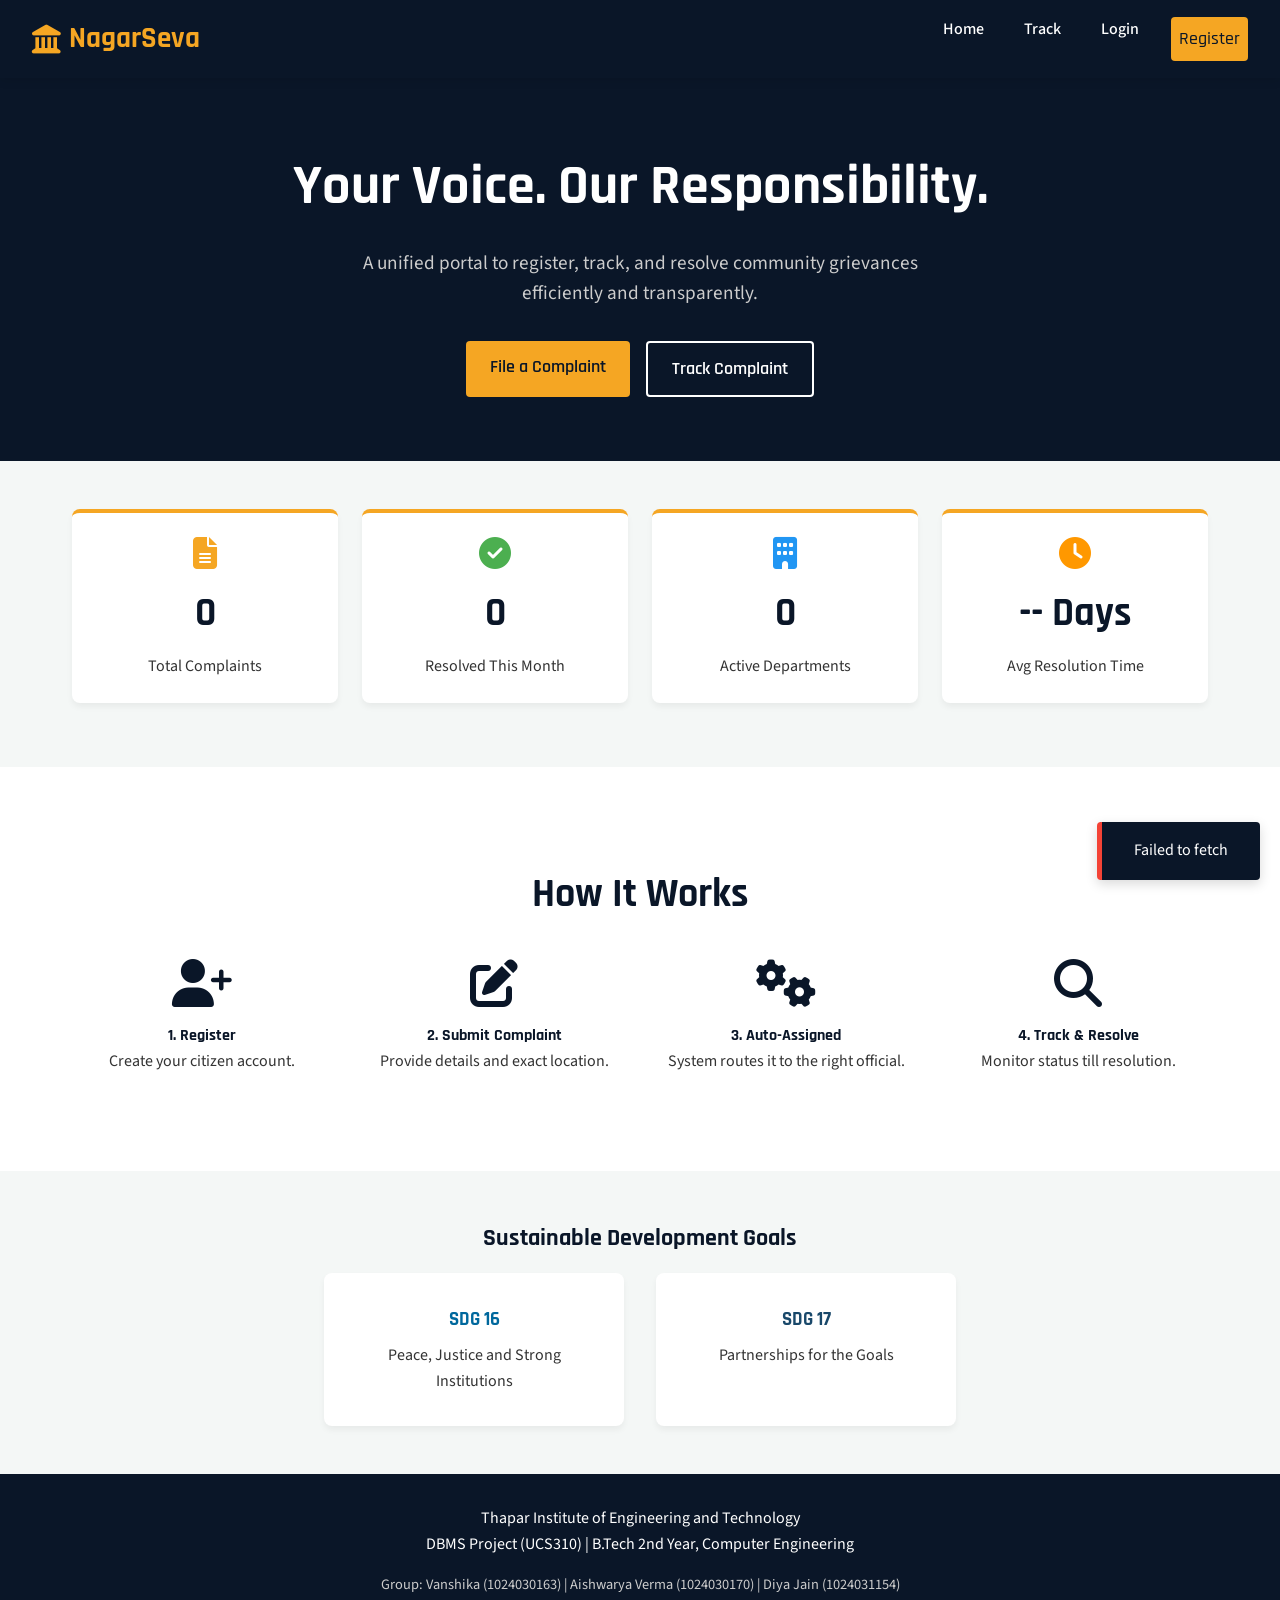
<file: frontend/index.html>
<!DOCTYPE html>
<html lang="en">
<head>
    <meta charset="UTF-8">
    <meta name="viewport" content="width=device-width, initial-scale=1.0">
    <title>NagarSeva - Grievance Portal</title>
    <link href="https://fonts.googleapis.com/css2?family=Rajdhani:wght@500;600;700&family=Source+Sans+3:wght@400;500;600&display=swap" rel="stylesheet">
    <link rel="stylesheet" href="https://cdnjs.cloudflare.com/ajax/libs/font-awesome/6.4.0/css/all.min.css">
    <link rel="stylesheet" href="css/style.css">
</head>
<body>
    <nav class="navbar">
        <a href="index.html" class="nav-brand">
            <i class="fas fa-landmark"></i> NagarSeva
        </a>
        <div class="hamburger"><i class="fas fa-bars"></i></div>
        <ul class="nav-links">
            <!-- Populated by JS -->
        </ul>
    </nav>

    <header style="background: var(--primary-color); color: white; padding: 4rem 2rem; text-align: center;">
        <h1 style="font-size: 3.5rem; margin-bottom: 1rem; color: var(--white)">Your Voice. Our Responsibility.</h1>
        <p style="font-size: 1.2rem; max-width: 600px; margin: 0 auto 2rem; color: #ccc;">
            A unified portal to register, track, and resolve community grievances efficiently and transparently.
        </p>
        <div style="display: flex; gap: 1rem; justify-content: center;">
            <a href="register.html" class="btn btn-primary">File a Complaint</a>
            <a href="track_complaint.html" class="btn btn-outline" style="color: white; border-color: white;">Track Complaint</a>
        </div>
    </header>

    <section class="container" style="padding-top: 3rem;">
        <div class="dashboard-stats" id="public-stats">
            <div class="card stat-card">
                <i class="fas fa-file-alt" style="font-size: 2rem; color: var(--accent-color)"></i>
                <h3 class="counter" data-target="0" id="total-complaints">0</h3>
                <p>Total Complaints</p>
            </div>
            <div class="card stat-card">
                <i class="fas fa-check-circle" style="font-size: 2rem; color: var(--status-resolved)"></i>
                <h3 class="counter" data-target="0" id="resolved-complaints">0</h3>
                <p>Resolved This Month</p>
            </div>
            <div class="card stat-card">
                <i class="fas fa-building" style="font-size: 2rem; color: var(--status-assigned)"></i>
                <h3 class="counter" data-target="0" id="active-depts">0</h3>
                <p>Active Departments</p>
            </div>
            <div class="card stat-card">
                <i class="fas fa-clock" style="font-size: 2rem; color: var(--status-in-progress)"></i>
                <h3><span id="avg-time">--</span> Days</h3>
                <p>Avg Resolution Time</p>
            </div>
        </div>
    </section>

    <section style="background: white; padding: 4rem 2rem;">
        <div class="container" style="text-align: center;">
            <h2 style="font-size: 2.5rem; margin-bottom: 2rem;">How It Works</h2>
            <div style="display: grid; grid-template-columns: repeat(auto-fit, minmax(200px, 1fr)); gap: 2rem;">
                <div>
                    <i class="fas fa-user-plus" style="font-size: 3rem; color: var(--primary-color); margin-bottom: 1rem;"></i>
                    <h4>1. Register</h4>
                    <p>Create your citizen account.</p>
                </div>
                <div>
                    <i class="fas fa-edit" style="font-size: 3rem; color: var(--primary-color); margin-bottom: 1rem;"></i>
                    <h4>2. Submit Complaint</h4>
                    <p>Provide details and exact location.</p>
                </div>
                <div>
                    <i class="fas fa-cogs" style="font-size: 3rem; color: var(--primary-color); margin-bottom: 1rem;"></i>
                    <h4>3. Auto-Assigned</h4>
                    <p>System routes it to the right official.</p>
                </div>
                <div>
                    <i class="fas fa-search" style="font-size: 3rem; color: var(--primary-color); margin-bottom: 1rem;"></i>
                    <h4>4. Track & Resolve</h4>
                    <p>Monitor status till resolution.</p>
                </div>
            </div>
        </div>
    </section>

    <section class="container" style="text-align: center; padding: 3rem 2rem;">
        <h2 style="margin-bottom: 1rem;">Sustainable Development Goals</h2>
        <div style="display: flex; justify-content: center; gap: 2rem; flex-wrap: wrap;">
            <div class="card" style="width: 300px;">
                <h3 style="color: #00689D; margin-bottom: 0.5rem;">SDG 16</h3>
                <p>Peace, Justice and Strong Institutions</p>
            </div>
            <div class="card" style="width: 300px;">
                <h3 style="color: #19486A; margin-bottom: 0.5rem;">SDG 17</h3>
                <p>Partnerships for the Goals</p>
            </div>
        </div>
    </section>

    <footer style="background: var(--primary-color); color: white; text-align: center; padding: 2rem;">
        <p>Thapar Institute of Engineering and Technology</p>
        <p>DBMS Project (UCS310) | B.Tech 2nd Year, Computer Engineering</p>
        <p style="margin-top: 1rem; font-size: 0.9rem; color: #ccc;">Group: Vanshika (1024030163) | Aishwarya Verma (1024030170) | Diya Jain (1024031154)</p>
    </footer>

    <script src="js/api.js"></script>
    <script src="js/main.js"></script>
    <script>
        document.addEventListener('DOMContentLoaded', async () => {
            try {
                // Fetch stats for homepage
                const statusData = await apiFetch('/analytics/complaints-by-status');
                let total = 0;
                let resolved = 0;
                
                statusData.forEach(item => {
                    total += item.COUNT;
                    if (item.STATUS === 'Resolved' || item.STATUS === 'Closed') {
                        resolved += item.COUNT;
                    }
                });
                
                document.getElementById('total-complaints').setAttribute('data-target', total);
                document.getElementById('resolved-complaints').setAttribute('data-target', resolved);

                const deptData = await apiFetch('/departments');
                document.getElementById('active-depts').setAttribute('data-target', deptData.length);
                
                // Get avg time for first dept just for display or calculate global average
                let avgTime = 0;
                if(deptData.length > 0) {
                    const stats = await apiFetch(`/departments/${deptData[0].DEPT_ID}/stats`);
                    avgTime = stats.avg_resolution_days || 0;
                }
                document.getElementById('avg-time').innerText = avgTime;
                
                animateCounters();
            } catch (e) {
                console.error("Could not fetch stats", e);
            }
        });
    </script>
</body>
</html>
</file>
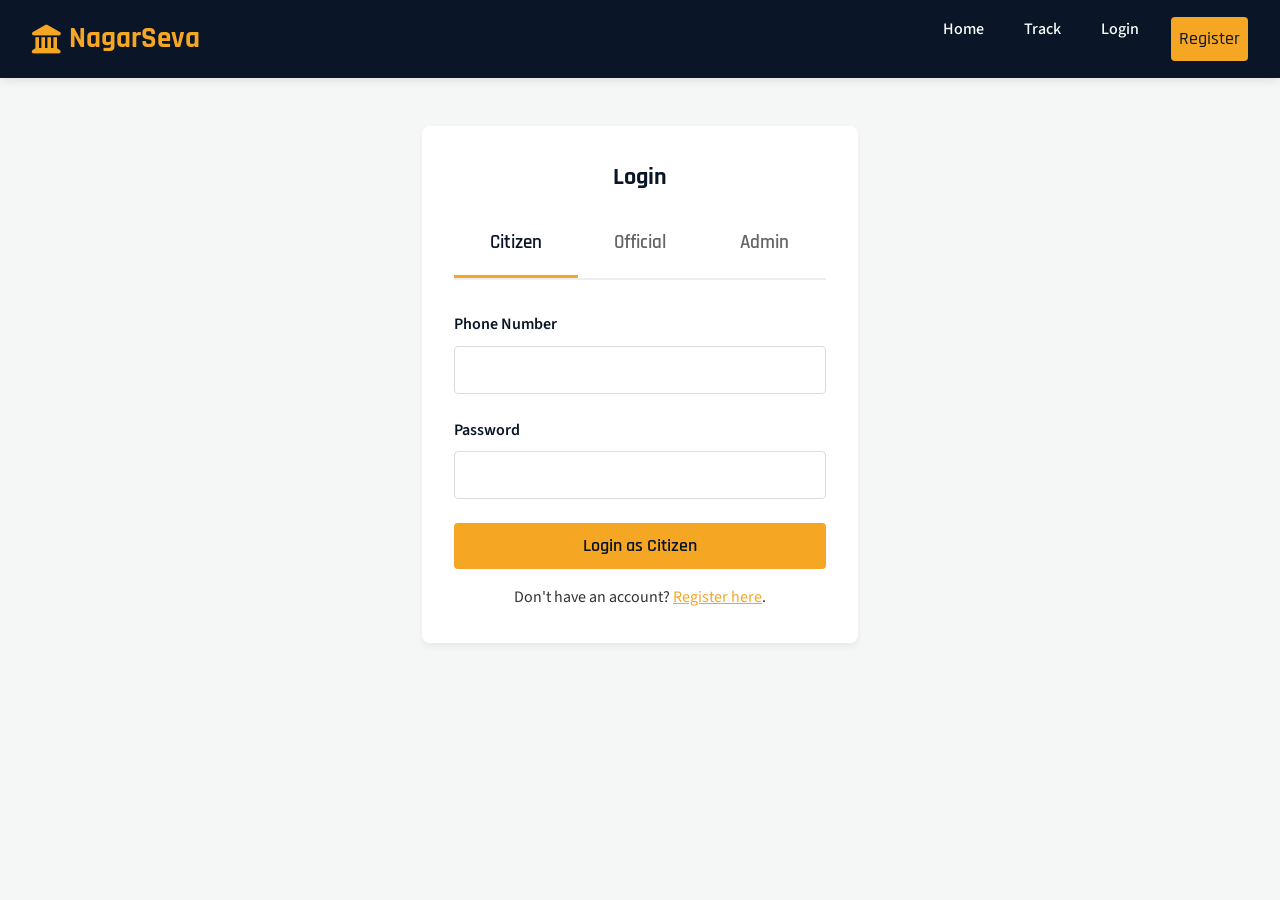
<file: frontend/citizen_dashboard.html>
<!DOCTYPE html>
<html lang="en">
<head>
    <meta charset="UTF-8">
    <meta name="viewport" content="width=device-width, initial-scale=1.0">
    <title>Citizen Dashboard - NagarSeva</title>
    <link href="https://fonts.googleapis.com/css2?family=Rajdhani:wght@500;600;700&family=Source+Sans+3:wght@400;500;600&display=swap" rel="stylesheet">
    <link rel="stylesheet" href="https://cdnjs.cloudflare.com/ajax/libs/font-awesome/6.4.0/css/all.min.css">
    <link rel="stylesheet" href="css/style.css">
</head>
<body>
    <nav class="navbar">
        <a href="index.html" class="nav-brand"><i class="fas fa-landmark"></i> NagarSeva</a>
        <div class="hamburger"><i class="fas fa-bars"></i></div>
        <ul class="nav-links"></ul>
    </nav>

    <div class="container" style="padding-top: 2rem;">
        <div style="display: flex; justify-content: space-between; align-items: center; margin-bottom: 2rem;">
            <h2>Welcome, <span id="user-name-display" style="color: var(--accent-color)"></span></h2>
            <a href="complaint_form.html" class="btn btn-primary"><i class="fas fa-plus"></i> New Complaint</a>
        </div>

        <div class="dashboard-stats">
            <div class="card stat-card">
                <h3 id="stat-total">0</h3>
                <p>Total Filed</p>
            </div>
            <div class="card stat-card" style="border-top-color: var(--status-pending)">
                <h3 id="stat-pending">0</h3>
                <p>Pending</p>
            </div>
            <div class="card stat-card" style="border-top-color: var(--status-in-progress)">
                <h3 id="stat-progress">0</h3>
                <p>In Progress / Assigned</p>
            </div>
            <div class="card stat-card" style="border-top-color: var(--status-resolved)">
                <h3 id="stat-resolved">0</h3>
                <p>Resolved</p>
            </div>
        </div>

        <div class="card">
            <h3 style="margin-bottom: 1rem;">My Complaints History</h3>
            <div class="table-responsive">
                <table>
                    <thead>
                        <tr>
                            <th>ID</th>
                            <th>Category</th>
                            <th>Date</th>
                            <th>Priority</th>
                            <th>Status</th>
                            <th>Department</th>
                            <th>Action</th>
                        </tr>
                    </thead>
                    <tbody id="complaints-tbody">
                        <tr><td colspan="7" style="text-align: center;">Loading...</td></tr>
                    </tbody>
                </table>
            </div>
        </div>
    </div>

    <script src="js/api.js"></script>
    <script src="js/main.js"></script>
    <script>
        requireAuth('citizen');

        document.addEventListener('DOMContentLoaded', async () => {
            const userId = sessionStorage.getItem('userId');
            document.getElementById('user-name-display').innerText = sessionStorage.getItem('name');

            try {
                const data = await apiFetch(`/complaints/citizen/${userId}`);
                renderTableAndStats(data);
            } catch (e) {
                document.getElementById('complaints-tbody').innerHTML = '<tr><td colspan="7" style="text-align: center; color: red;">Failed to load data</td></tr>';
            }
        });

        function renderTableAndStats(data) {
            let pending=0, progress=0, resolved=0;
            const tbody = document.getElementById('complaints-tbody');
            tbody.innerHTML = '';

            if(data.length === 0) {
                tbody.innerHTML = '<tr><td colspan="7" style="text-align: center;">No complaints filed yet.</td></tr>';
                return;
            }

            data.forEach(c => {
                // Stats calc
                if(c.STATUS === 'Pending') pending++;
                else if(c.STATUS === 'Resolved' || c.STATUS === 'Closed') resolved++;
                else progress++;

                // Row render
                const cdate = new Date(c.COMPLAINT_DATE).toLocaleDateString();
                const badgeClass = `badge badge-${c.STATUS.toLowerCase().replace(' ','-')}`;
                const prioClass = `priority-${c.PRIORITY.toLowerCase()}`;
                
                tbody.innerHTML += `
                    <tr>
                        <td><strong>#${c.COMPLAINT_ID}</strong></td>
                        <td>${c.CATEGORY}</td>
                        <td>${cdate}</td>
                        <td class="${prioClass}">${c.PRIORITY}</td>
                        <td><span class="${badgeClass}">${c.STATUS}</span></td>
                        <td>${c.DEPT_NAME || '-'}</td>
                        <td>
                            <a href="track_complaint.html?id=${c.COMPLAINT_ID}" onclick="sessionStorage.setItem('tempTrackId', ${c.COMPLAINT_ID}); window.location.href='track_complaint.html'; return false;" class="btn btn-outline" style="padding: 0.25rem 0.5rem; font-size: 0.9rem;">Track</a>
                        </td>
                    </tr>
                `;
            });

            // If user clicks track, we can pre-fill it via logic in track page or just let them search. 
            // Better: passing via localStorage just to pre-fill search box.

            document.getElementById('stat-total').innerText = data.length;
            document.getElementById('stat-pending').innerText = pending;
            document.getElementById('stat-progress').innerText = progress;
            document.getElementById('stat-resolved').innerText = resolved;
        }

        // Small override for track button redirection
        document.addEventListener('click', (e) => {
            if(e.target.innerText === 'Track' && e.target.tagName === 'A') {
                setTimeout(() => {
                    const tid = sessionStorage.getItem('tempTrackId');
                    if(tid) {
                        const trackInput = document.getElementById('search-id');
                        if(trackInput) trackInput.value = tid;
                        sessionStorage.removeItem('tempTrackId');
                    }
                }, 500);
            }
        });
    </script>
</body>
</html>
</file>
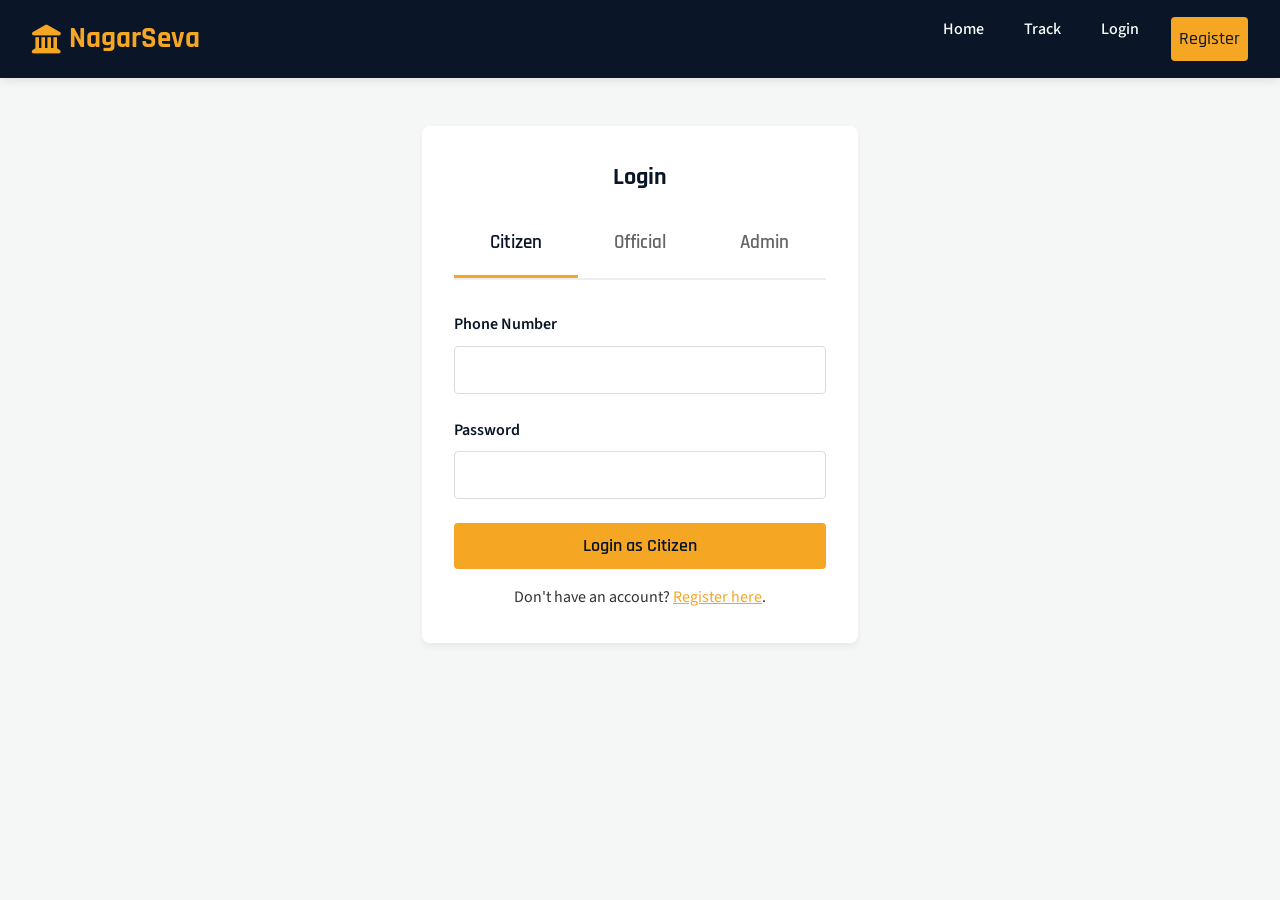
<file: frontend/complaint_form.html>
<!DOCTYPE html>
<html lang="en">
<head>
    <meta charset="UTF-8">
    <meta name="viewport" content="width=device-width, initial-scale=1.0">
    <title>File Complaint - NagarSeva</title>
    <link href="https://fonts.googleapis.com/css2?family=Rajdhani:wght@500;600;700&family=Source+Sans+3:wght@400;500;600&display=swap" rel="stylesheet">
    <link rel="stylesheet" href="https://cdnjs.cloudflare.com/ajax/libs/font-awesome/6.4.0/css/all.min.css">
    <link rel="stylesheet" href="css/style.css">
</head>
<body>
    <nav class="navbar">
        <a href="index.html" class="nav-brand"><i class="fas fa-landmark"></i> NagarSeva</a>
        <div class="hamburger"><i class="fas fa-bars"></i></div>
        <ul class="nav-links"></ul>
    </nav>

    <div class="container" style="max-width: 800px; padding-top: 3rem;">
        <div class="card">
            <h2 style="margin-bottom: 2rem;">File a New Complaint</h2>
            <form id="complaint-form">
                <div class="form-group">
                    <label>Complaint Category</label>
                    <select id="category" class="form-control" required>
                        <option value="">-- Select Category --</option>
                        <option value="Roads">Roads</option>
                        <option value="Street Lights">Street Lights</option>
                        <option value="Water Supply">Water Supply</option>
                        <option value="Sanitation">Sanitation</option>
                        <option value="Drainage">Drainage</option>
                        <option value="Other">Other</option>
                    </select>
                </div>
                
                <div class="form-group">
                    <label>Ward Location</label>
                    <select id="ward" class="form-control" required>
                        <option value="">Loading wards...</option>
                    </select>
                </div>
                
                <div class="form-group">
                    <label>Description</label>
                    <textarea id="description" class="form-control" rows="5" minlength="20" required placeholder="Describe the issue in detail (minimum 20 characters)..."></textarea>
                </div>
                
                <div class="form-group">
                    <label>Priority Level</label>
                    <div style="display: flex; gap: 1rem; margin-top: 0.5rem;">
                        <label style="font-weight:normal"><input type="radio" name="priority" value="Low" required> Low (Minor issue)</label>
                        <label style="font-weight:normal"><input type="radio" name="priority" value="Medium"> Medium (Nuisance)</label>
                        <label style="font-weight:normal"><input type="radio" name="priority" value="High"> High (Major disruption)</label>
                        <label style="font-weight:normal"><input type="radio" name="priority" value="Critical"> Critical (Safety hazard)</label>
                    </div>
                </div>
                
                <div style="display: flex; gap: 1rem; margin-top: 2rem;">
                    <button type="submit" class="btn btn-primary">Submit Complaint</button>
                    <a href="citizen_dashboard.html" class="btn btn-outline">Cancel</a>
                </div>
            </form>
        </div>
    </div>

    <!-- Success Modal -->
    <div class="modal-overlay" id="success-modal">
        <div class="modal-content" style="text-align: center;">
            <i class="fas fa-check-circle" style="font-size: 4rem; color: var(--status-resolved); margin-bottom: 1rem;"></i>
            <h2>Complaint Registered</h2>
            <p style="margin: 1rem 0;">Your complaint has been successfully registered and assigned.</p>
            <div style="background: #f9f9f9; padding: 1rem; border-radius: 4px; margin-bottom: 1.5rem;">
                <p><strong>Complaint ID:</strong> <span id="modal-cid" style="font-size: 1.2rem; color: var(--primary-color)"></span></p>
                <p><strong>Expected Resolution By:</strong> <span id="modal-deadline"></span></p>
            </div>
            <button onclick="window.location.href='citizen_dashboard.html'" class="btn btn-primary">Go to Dashboard</button>
        </div>
    </div>

    <script src="js/api.js"></script>
    <script src="js/main.js"></script>
    <script>
        requireAuth('citizen');

        document.addEventListener('DOMContentLoaded', async () => {
            try {
                const wards = await apiFetch('/wards');
                const wardSelect = document.getElementById('ward');
                wardSelect.innerHTML = '<option value="">-- Select Ward --</option>';
                wards.forEach(w => {
                    wardSelect.innerHTML += `<option value="${w.WARD_ID}">${w.WARD_NAME}</option>`;
                });
            } catch (e) {
                document.getElementById('ward').innerHTML = '<option value="">Error loading wards</option>';
            }

            document.getElementById('complaint-form').addEventListener('submit', async (e) => {
                e.preventDefault();
                
                const data = {
                    citizen_id: sessionStorage.getItem('userId'),
                    ward_id: document.getElementById('ward').value,
                    category: document.getElementById('category').value,
                    description: document.getElementById('description').value,
                    priority: document.querySelector('input[name="priority"]:checked').value
                };

                try {
                    const res = await apiFetch('/complaints', 'POST', data);
                    
                    document.getElementById('modal-cid').innerText = res.complaint_id;
                    document.getElementById('modal-deadline').innerText = res.deadline_date;
                    openModal('success-modal');
                } catch(err) {}
            });
        });
    </script>
</body>
</html>
</file>
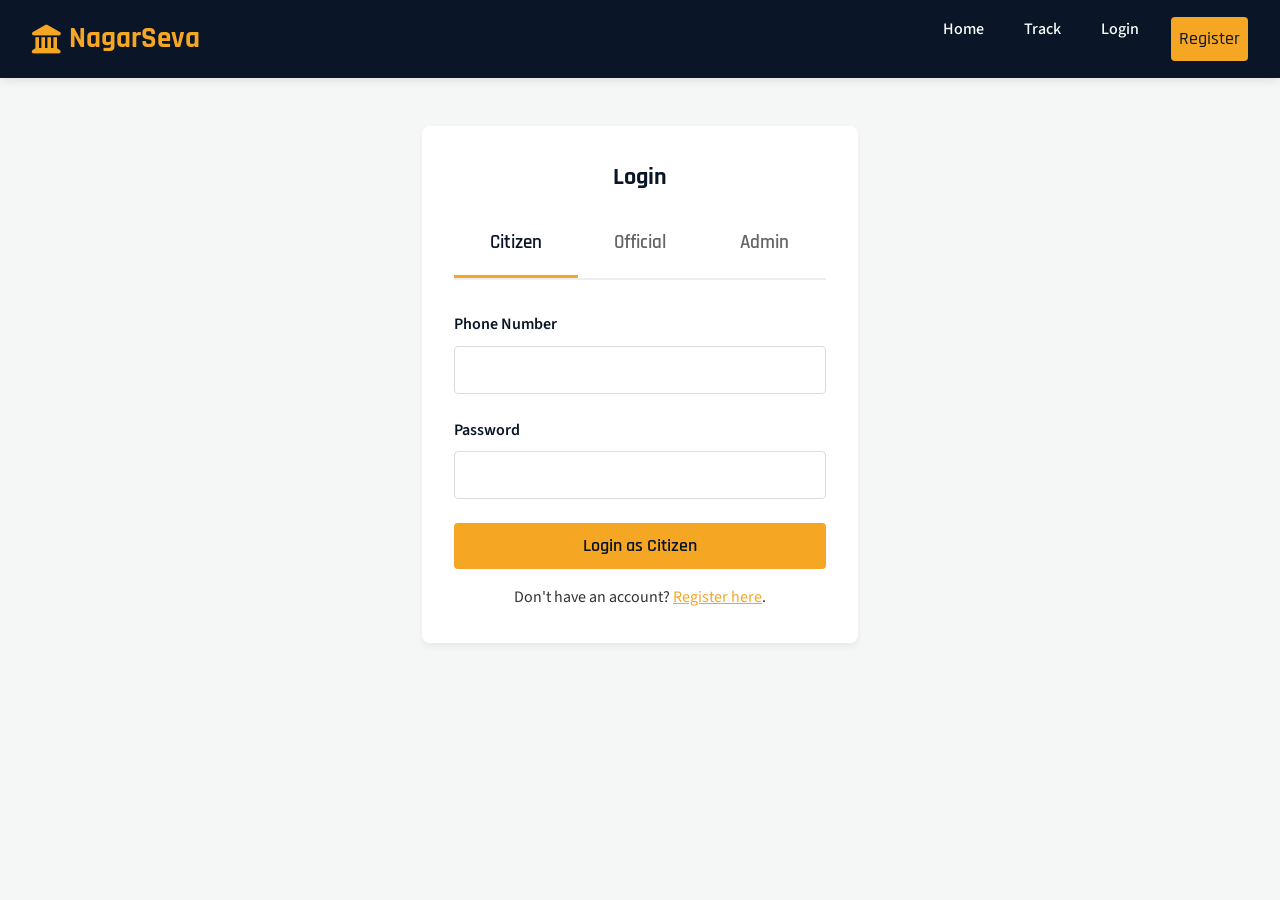
<file: frontend/login.html>
<!DOCTYPE html>
<html lang="en">
<head>
    <meta charset="UTF-8">
    <meta name="viewport" content="width=device-width, initial-scale=1.0">
    <title>Login - NagarSeva</title>
    <link href="https://fonts.googleapis.com/css2?family=Rajdhani:wght@500;600;700&family=Source+Sans+3:wght@400;500;600&display=swap" rel="stylesheet">
    <link rel="stylesheet" href="https://cdnjs.cloudflare.com/ajax/libs/font-awesome/6.4.0/css/all.min.css">
    <link rel="stylesheet" href="css/style.css">
    <style>
        .tabs { display: flex; border-bottom: 2px solid #eee; margin-bottom: 2rem; }
        .tab { padding: 1rem; cursor: pointer; flex: 1; text-align: center; font-family: var(--font-heading); font-size: 1.2rem; font-weight: 600; color: #666; transition: 0.3s; }
        .tab.active { border-bottom: 3px solid var(--accent-color); color: var(--primary-color); }
        .tab-content { display: none; }
        .tab-content.active { display: block; animation: fadeIn 0.3s ease; }
        @keyframes fadeIn { from { opacity: 0; } to { opacity: 1; } }
    </style>
</head>
<body>
    <nav class="navbar">
        <a href="index.html" class="nav-brand"><i class="fas fa-landmark"></i> NagarSeva</a>
        <div class="hamburger"><i class="fas fa-bars"></i></div>
        <ul class="nav-links"></ul>
    </nav>

    <div class="container" style="max-width: 500px; padding-top: 3rem;">
        <div class="card">
            <h2 style="text-align: center; margin-bottom: 1rem;">Login</h2>
            
            <div class="tabs">
                <div class="tab active" onclick="switchTab('citizen')">Citizen</div>
                <div class="tab" onclick="switchTab('official')">Official</div>
                <div class="tab" onclick="switchTab('admin')">Admin</div>
            </div>

            <!-- Citizen Login -->
            <div id="citizen-form" class="tab-content active">
                <form onsubmit="handleLogin(event, 'citizen')">
                    <div class="form-group">
                        <label>Phone Number</label>
                        <input type="text" id="citizen-phone" class="form-control" required>
                    </div>
                    <div class="form-group">
                        <label>Password</label>
                        <input type="password" id="citizen-password" class="form-control" required>
                    </div>
                    <button type="submit" class="btn btn-primary" style="width: 100%;">Login as Citizen</button>
                </form>
                <p style="text-align: center; margin-top: 1rem;">Don't have an account? <a href="register.html" style="color: var(--accent-color)">Register here</a>.</p>
            </div>

            <!-- Official Login -->
            <div id="official-form" class="tab-content">
                <form onsubmit="handleLogin(event, 'official')">
                    <div class="form-group">
                        <label>Employee ID</label>
                        <input type="number" id="official-id" class="form-control" required>
                    </div>
                    <div class="form-group">
                        <label>Password</label>
                        <input type="password" id="official-password" class="form-control" required>
                    </div>
                    <button type="submit" class="btn btn-primary" style="width: 100%;">Login as Official</button>
                </form>
            </div>

            <!-- Admin Login -->
            <div id="admin-form" class="tab-content">
                <form onsubmit="handleLogin(event, 'admin')">
                    <div class="form-group">
                        <label>Admin ID</label>
                        <input type="number" id="admin-id" class="form-control" required>
                    </div>
                    <div class="form-group">
                        <label>Password</label>
                        <input type="password" id="admin-password" class="form-control" required>
                    </div>
                    <button type="submit" class="btn btn-primary" style="width: 100%; background: var(--primary-color); color: white;">Login as Admin</button>
                </form>
            </div>

        </div>
    </div>

    <script src="js/api.js"></script>
    <script src="js/main.js"></script>
    <script>
        function switchTab(role) {
            document.querySelectorAll('.tab').forEach(t => t.classList.remove('active'));
            document.querySelectorAll('.tab-content').forEach(c => c.classList.remove('active'));
            
            event.target.classList.add('active');
            document.getElementById(`${role}-form`).classList.add('active');
        }

        async function handleLogin(e, role) {
            e.preventDefault();
            
            const data = { role };
            
            if(role === 'citizen') {
                data.phone = document.getElementById('citizen-phone').value;
                data.password = document.getElementById('citizen-password').value;
            } else {
                data.employee_id = document.getElementById(`${role}-id`).value;
                data.password = document.getElementById(`${role}-password`).value;
            }

            try {
                const res = await apiFetch('/login', 'POST', data);
                sessionStorage.setItem('token', res.token);
                sessionStorage.setItem('role', res.role);
                sessionStorage.setItem('name', res.name);
                sessionStorage.setItem('userId', res.id);
                
                showToast(`Welcome back, ${res.name}!`);
                
                setTimeout(() => {
                    if(res.role === 'citizen') window.location.href = 'citizen_dashboard.html';
                    else if(res.role === 'official') window.location.href = 'official_dashboard.html';
                    else if(res.role === 'admin') window.location.href = 'admin_dashboard.html';
                }, 1000);
            } catch(err) {} // Error handled in apiFetch
        }
    </script>
</body>
</html>
</file>
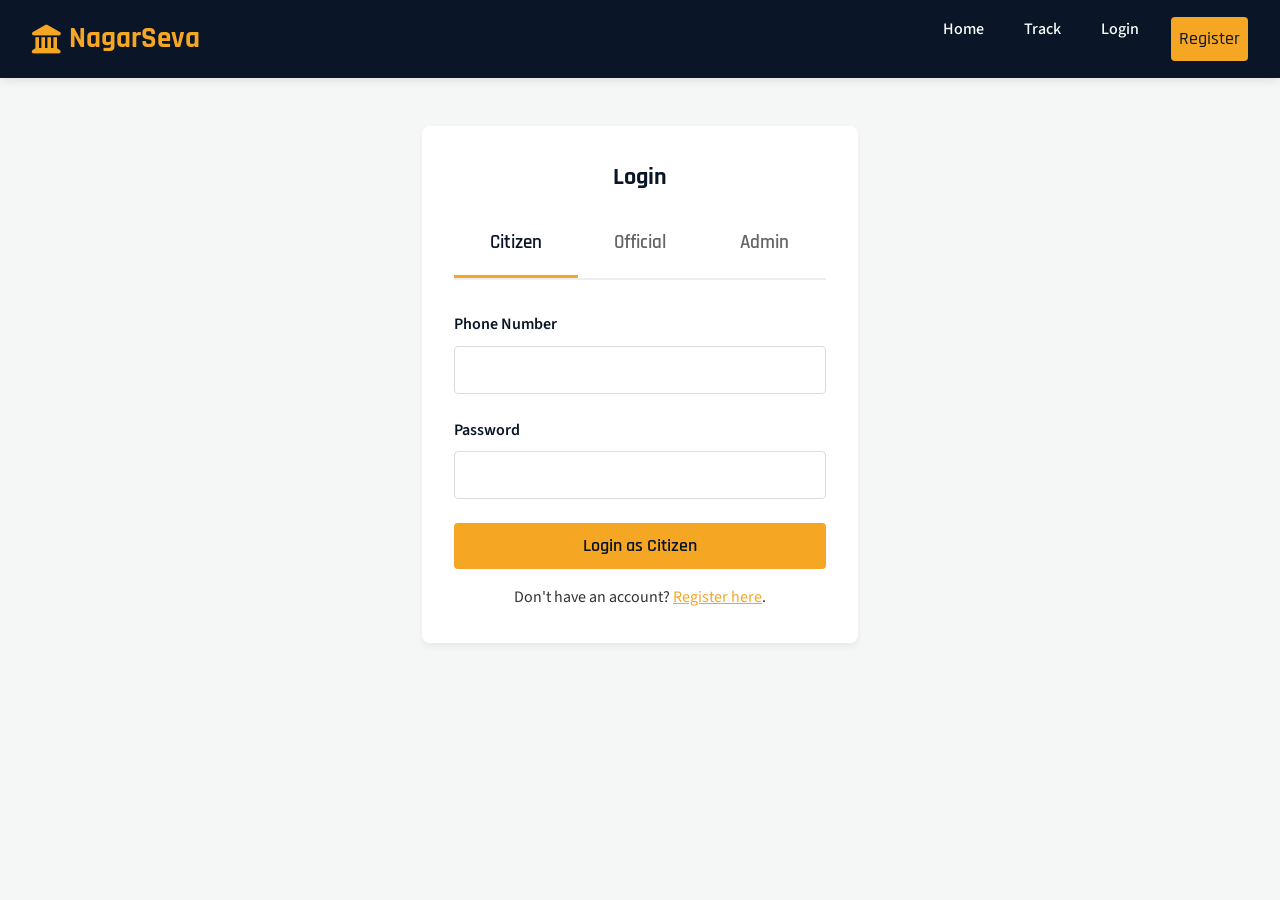
<file: frontend/official_dashboard.html>
<!DOCTYPE html>
<html lang="en">
<head>
    <meta charset="UTF-8">
    <meta name="viewport" content="width=device-width, initial-scale=1.0">
    <title>Official Dashboard - NagarSeva</title>
    <link href="https://fonts.googleapis.com/css2?family=Rajdhani:wght@500;600;700&family=Source+Sans+3:wght@400;500;600&display=swap" rel="stylesheet">
    <link rel="stylesheet" href="https://cdnjs.cloudflare.com/ajax/libs/font-awesome/6.4.0/css/all.min.css">
    <link rel="stylesheet" href="css/style.css">
    <style>
        .overdue-row { background-color: #ffebee !important; }
    </style>
</head>
<body>
    <nav class="navbar">
        <a href="index.html" class="nav-brand"><i class="fas fa-landmark"></i> NagarSeva</a>
        <div class="hamburger"><i class="fas fa-bars"></i></div>
        <ul class="nav-links"></ul>
    </nav>

    <div class="container" style="padding-top: 2rem;">
        <h2 style="margin-bottom: 2rem;">Official Dashboard</h2>

        <div class="dashboard-stats">
            <div class="card stat-card" style="border-top-color: var(--status-assigned)">
                <h3 id="stat-assigned">0</h3>
                <p>Assigned to Me</p>
            </div>
            <div class="card stat-card" style="border-top-color: var(--status-resolved)">
                <h3 id="stat-resolved">0</h3>
                <p>Resolved</p>
            </div>
            <div class="card stat-card" style="border-top-color: var(--status-escalated)">
                <h3 id="stat-overdue">0</h3>
                <p>Overdue</p>
            </div>
            <div class="card stat-card" style="border-top-color: var(--status-in-progress)">
                <h3 id="stat-progress">0</h3>
                <p>In Progress</p>
            </div>
        </div>

        <div class="card">
            <div style="display: flex; justify-content: space-between; align-items: center; margin-bottom: 1rem;">
                <h3>My Tasks</h3>
                <input type="text" id="search-tasks" class="form-control" placeholder="Search ID or Category..." style="width: 250px;">
            </div>
            <div class="table-responsive">
                <table>
                    <thead>
                        <tr>
                            <th>ID</th>
                            <th>Category</th>
                            <th>Ward</th>
                            <th>Priority</th>
                            <th>Deadline</th>
                            <th>Status</th>
                            <th>Actions</th>
                        </tr>
                    </thead>
                    <tbody id="tasks-tbody">
                        <tr><td colspan="7" style="text-align: center;">Loading...</td></tr>
                    </tbody>
                </table>
            </div>
        </div>
    </div>

    <!-- Resolution Modal -->
    <div class="modal-overlay" id="resolve-modal">
        <div class="modal-content">
            <span class="close-modal" onclick="closeModal('resolve-modal')">&times;</span>
            <h3 style="margin-bottom: 1.5rem;">Mark as Resolved</h3>
            <form id="resolve-form">
                <input type="hidden" id="res-complaint-id">
                <div class="form-group">
                    <label>Action Taken Details</label>
                    <textarea id="res-action" class="form-control" rows="4" required></textarea>
                </div>
                <div class="form-group">
                    <label>Cost Incurred (₹) - Optional</label>
                    <input type="number" id="res-cost" class="form-control" min="0">
                </div>
                <button type="submit" class="btn btn-primary" style="width: 100%;">Submit Resolution</button>
            </form>
        </div>
    </div>

    <script src="js/api.js"></script>
    <script src="js/main.js"></script>
    <script>
        requireAuth('official');
        let globalTasks = [];

        document.addEventListener('DOMContentLoaded', async () => {
            fetchTasks();

            document.getElementById('search-tasks').addEventListener('input', (e) => {
                const term = e.target.value.toLowerCase();
                const filtered = globalTasks.filter(t => 
                    t.COMPLAINT_ID.toString().includes(term) || 
                    t.CATEGORY.toLowerCase().includes(term)
                );
                renderTable(filtered);
            });

            document.getElementById('resolve-form').addEventListener('submit', async (e) => {
                e.preventDefault();
                try {
                    await apiFetch('/resolutions', 'POST', {
                        complaint_id: document.getElementById('res-complaint-id').value,
                        official_id: sessionStorage.getItem('userId'),
                        action_taken: document.getElementById('res-action').value,
                        cost_incurred: document.getElementById('res-cost').value || 0
                    });
                    showToast('Complaint resolved successfully!');
                    closeModal('resolve-modal');
                    fetchTasks(); // refresh
                } catch(err){}
            });
        });

        async function fetchTasks() {
            try {
                const userId = sessionStorage.getItem('userId');
                globalTasks = await apiFetch(`/complaints/official/${userId}`);
                renderTable(globalTasks);
                updateStats(globalTasks);
            } catch(e) {
                document.getElementById('tasks-tbody').innerHTML = '<tr><td colspan="7" style="text-align: center; color: red;">Error loading tasks</td></tr>';
            }
        }

        function updateStats(data) {
            let assigned=0, resolved=0, overdue=0, progress=0;
            const now = new Date();
            
            data.forEach(t => {
                if(t.STATUS !== 'Resolved' && t.STATUS !== 'Closed') assigned++;
                if(t.STATUS === 'Resolved' || t.STATUS === 'Closed') resolved++;
                if(t.STATUS === 'In Progress') progress++;
                
                const dead = new Date(t.DEADLINE_DATE);
                if(t.STATUS !== 'Resolved' && t.STATUS !== 'Closed' && dead < now) overdue++;
            });
            
            document.getElementById('stat-assigned').innerText = assigned;
            document.getElementById('stat-resolved').innerText = resolved;
            document.getElementById('stat-overdue').innerText = overdue;
            document.getElementById('stat-progress').innerText = progress;
        }

        function renderTable(data) {
            const tbody = document.getElementById('tasks-tbody');
            tbody.innerHTML = '';
            
            if(data.length === 0) {
                tbody.innerHTML = '<tr><td colspan="7" style="text-align: center;">No tasks assigned.</td></tr>';
                return;
            }

            const now = new Date();

            data.forEach(t => {
                const deadDate = new Date(t.DEADLINE_DATE);
                const ddateStr = deadDate.toLocaleDateString();
                const badgeClass = `badge badge-${t.STATUS.toLowerCase().replace(' ','-')}`;
                const prioClass = `priority-${t.PRIORITY.toLowerCase()}`;
                
                const isOverdue = (t.STATUS !== 'Resolved' && t.STATUS !== 'Closed' && deadDate < now);
                const rowClass = isOverdue ? 'overdue-row' : '';

                let actionHtml = '';
                if (t.STATUS === 'Pending' || t.STATUS === 'Assigned' || t.STATUS === 'Escalated') {
                    actionHtml = `<button onclick="markProgress(${t.COMPLAINT_ID})" class="btn btn-outline" style="padding: 0.25rem 0.5rem; font-size: 0.85rem;">Mark In Progress</button>`;
                } else if (t.STATUS === 'In Progress') {
                    actionHtml = `<button onclick="openResolveModal(${t.COMPLAINT_ID})" class="btn btn-primary" style="padding: 0.25rem 0.5rem; font-size: 0.85rem;">Resolve</button>`;
                }

                tbody.innerHTML += `
                    <tr class="${rowClass}">
                        <td><strong>#${t.COMPLAINT_ID}</strong></td>
                        <td>${t.CATEGORY}</td>
                        <td>${t.WARD_NAME}</td>
                        <td class="${prioClass}">${t.PRIORITY}</td>
                        <td>${ddateStr} ${isOverdue ? '<i class="fas fa-exclamation-circle" style="color:red"></i>' : ''}</td>
                        <td><span class="${badgeClass}">${t.STATUS}</span></td>
                        <td>${actionHtml}</td>
                    </tr>
                `;
            });
        }

        async function markProgress(cid) {
            try {
                await apiFetch(`/complaints/${cid}/status`, 'PUT', { status: 'In Progress' });
                showToast('Status updated to In Progress');
                fetchTasks();
            } catch(e){}
        }

        function openResolveModal(cid) {
            document.getElementById('res-complaint-id').value = cid;
            document.getElementById('res-action').value = '';
            document.getElementById('res-cost').value = '';
            openModal('resolve-modal');
        }
    </script>
</body>
</html>
</file>
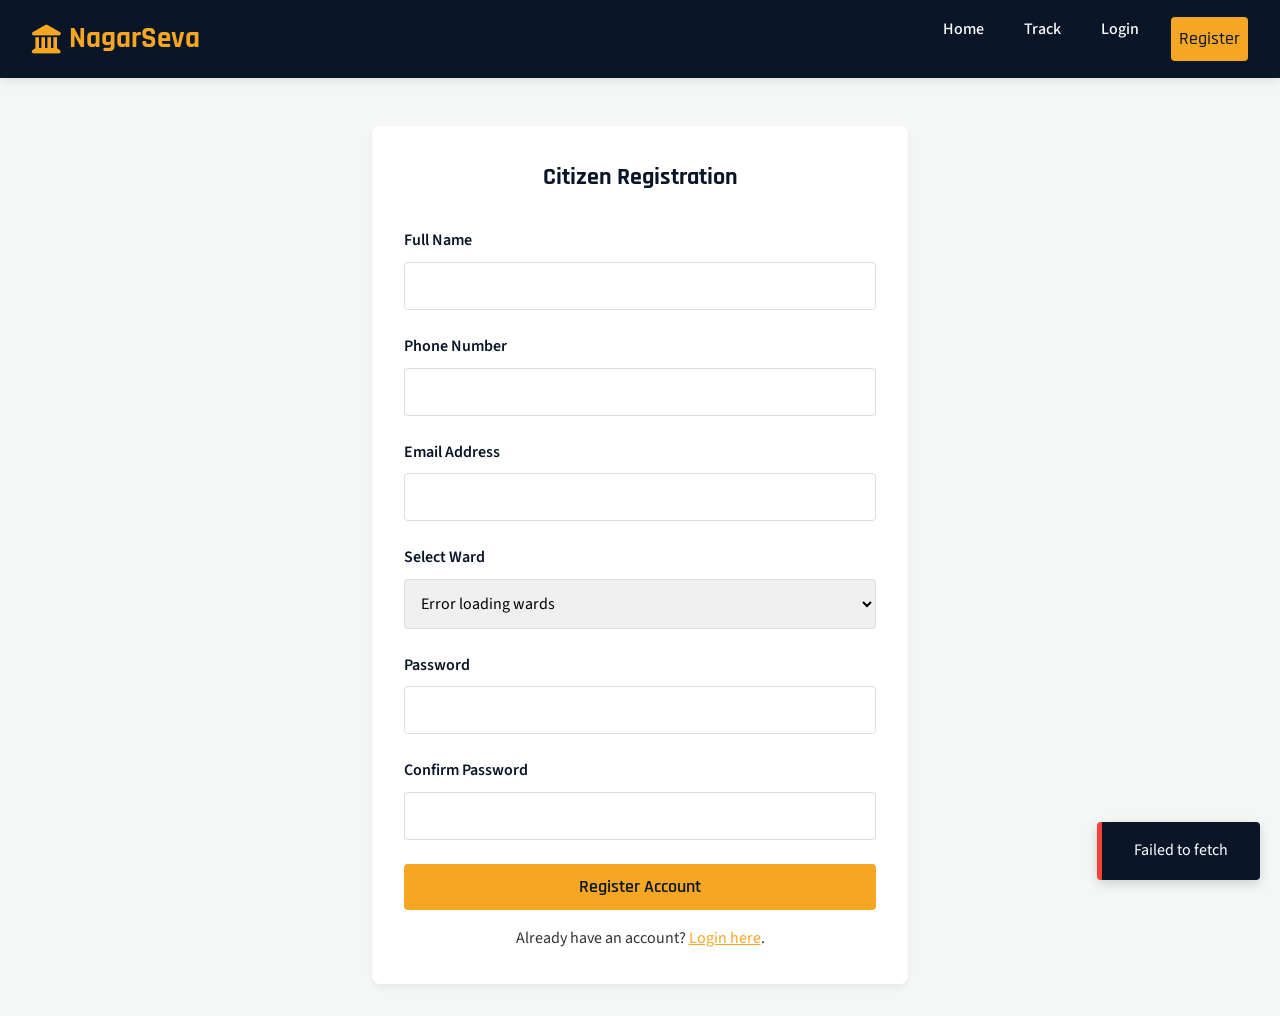
<file: frontend/register.html>
<!DOCTYPE html>
<html lang="en">
<head>
    <meta charset="UTF-8">
    <meta name="viewport" content="width=device-width, initial-scale=1.0">
    <title>Register - NagarSeva</title>
    <link href="https://fonts.googleapis.com/css2?family=Rajdhani:wght@500;600;700&family=Source+Sans+3:wght@400;500;600&display=swap" rel="stylesheet">
    <link rel="stylesheet" href="https://cdnjs.cloudflare.com/ajax/libs/font-awesome/6.4.0/css/all.min.css">
    <link rel="stylesheet" href="css/style.css">
</head>
<body>
    <nav class="navbar">
        <a href="index.html" class="nav-brand"><i class="fas fa-landmark"></i> NagarSeva</a>
        <div class="hamburger"><i class="fas fa-bars"></i></div>
        <ul class="nav-links"></ul>
    </nav>

    <div class="container" style="max-width: 600px; padding-top: 3rem;">
        <div class="card">
            <h2 style="text-align: center; margin-bottom: 2rem;">Citizen Registration</h2>
            <form id="register-form">
                <div class="form-group">
                    <label>Full Name</label>
                    <input type="text" id="name" class="form-control" required>
                </div>
                <div class="form-group">
                    <label>Phone Number</label>
                    <input type="tel" id="phone" class="form-control" pattern="[0-9]{10}" title="10 digit phone number" required>
                </div>
                <div class="form-group">
                    <label>Email Address</label>
                    <input type="email" id="email" class="form-control" required>
                </div>
                <div class="form-group">
                    <label>Select Ward</label>
                    <select id="ward" class="form-control" required>
                        <option value="">Loading wards...</option>
                    </select>
                </div>
                <div class="form-group">
                    <label>Password</label>
                    <input type="password" id="password" class="form-control" required minlength="6">
                </div>
                <div class="form-group">
                    <label>Confirm Password</label>
                    <input type="password" id="confirm-password" class="form-control" required>
                </div>
                <button type="submit" class="btn btn-primary" style="width: 100%;">Register Account</button>
                <p style="text-align: center; margin-top: 1rem;">Already have an account? <a href="login.html" style="color: var(--accent-color)">Login here</a>.</p>
            </form>
        </div>
    </div>

    <script src="js/api.js"></script>
    <script src="js/main.js"></script>
    <script>
        document.addEventListener('DOMContentLoaded', async () => {
            try {
                const wards = await apiFetch('/wards');
                const wardSelect = document.getElementById('ward');
                wardSelect.innerHTML = '<option value="">-- Select Ward --</option>';
                wards.forEach(w => {
                    wardSelect.innerHTML += `<option value="${w.WARD_ID}">${w.WARD_NAME}</option>`;
                });
            } catch (e) {
                document.getElementById('ward').innerHTML = '<option value="">Error loading wards</option>';
            }

            document.getElementById('register-form').addEventListener('submit', async (e) => {
                e.preventDefault();
                
                const pwd = document.getElementById('password').value;
                if(pwd !== document.getElementById('confirm-password').value) {
                    showToast('Passwords do not match', 'error');
                    return;
                }

                const data = {
                    name: document.getElementById('name').value,
                    phone: document.getElementById('phone').value,
                    email: document.getElementById('email').value,
                    ward_id: document.getElementById('ward').value,
                    password: pwd
                };

                try {
                    const res = await apiFetch('/register', 'POST', data);
                    showToast(`Registration successful! Your Citizen ID is: ${res.citizen_id}`);
                    setTimeout(() => window.location.href = 'login.html', 2500);
                } catch(err) {} // Error handled in apiFetch
            });
        });
    </script>
</body>
</html>
</file>
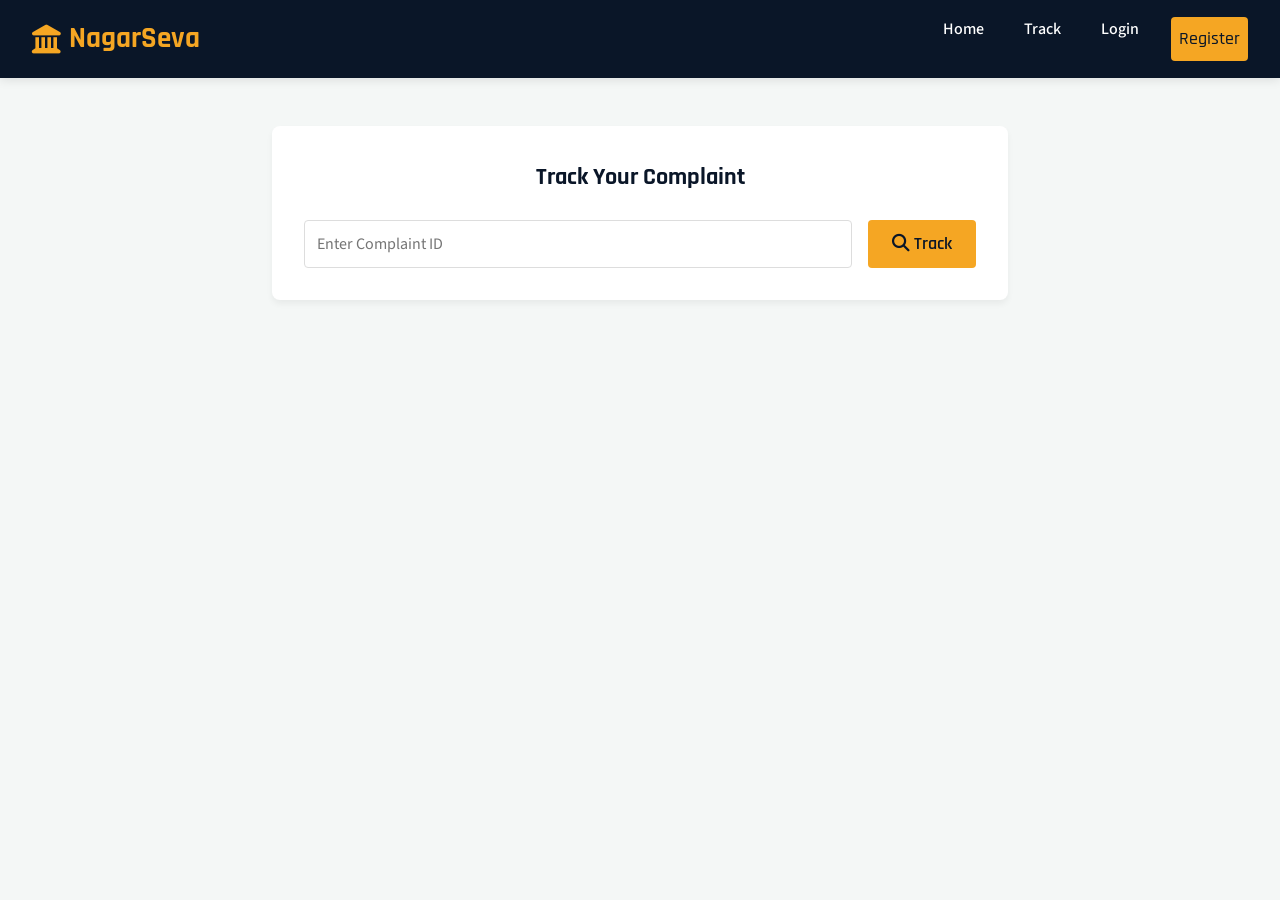
<file: frontend/track_complaint.html>
<!DOCTYPE html>
<html lang="en">
<head>
    <meta charset="UTF-8">
    <meta name="viewport" content="width=device-width, initial-scale=1.0">
    <title>Track Complaint - NagarSeva</title>
    <link href="https://fonts.googleapis.com/css2?family=Rajdhani:wght@500;600;700&family=Source+Sans+3:wght@400;500;600&display=swap" rel="stylesheet">
    <link rel="stylesheet" href="https://cdnjs.cloudflare.com/ajax/libs/font-awesome/6.4.0/css/all.min.css">
    <link rel="stylesheet" href="css/style.css">
    <style>
        .timeline { position: relative; max-width: 600px; margin: 2rem auto; padding: 0 1rem; }
        .timeline::after { content: ''; position: absolute; width: 4px; background-color: #eee; top: 0; bottom: 0; left: 31px; margin-left: -2px; }
        .timeline-step { padding: 10px 40px; position: relative; background-color: inherit; width: 100%; box-sizing: border-box; }
        .timeline-step::after { content: ''; position: absolute; width: 20px; height: 20px; right: auto; background-color: white; border: 4px solid #eee; top: 15px; border-radius: 50%; z-index: 1; left: 21px; }
        .timeline-step.active::after { border-color: var(--accent-color); background-color: var(--accent-color); }
        .timeline-step.completed::after { border-color: var(--status-resolved); background-color: var(--status-resolved); }
        .step-content { padding: 15px 25px; background-color: white; position: relative; border-radius: 6px; box-shadow: 0 2px 5px rgba(0,0,0,0.05); }
        
        .alert-escalated { background-color: #ffebee; border-left: 5px solid var(--status-escalated); padding: 1rem; margin-top: 1rem; border-radius: 4px; }
        .resolution-box { background-color: #e8f5e9; border-left: 5px solid var(--status-resolved); padding: 1rem; margin-top: 1rem; border-radius: 4px; }
    </style>
</head>
<body>
    <nav class="navbar">
        <a href="index.html" class="nav-brand"><i class="fas fa-landmark"></i> NagarSeva</a>
        <div class="hamburger"><i class="fas fa-bars"></i></div>
        <ul class="nav-links"></ul>
    </nav>

    <div class="container" style="max-width: 800px; padding-top: 3rem;">
        <div class="card" style="margin-bottom: 2rem;">
            <h2 style="text-align: center; margin-bottom: 1.5rem;">Track Your Complaint</h2>
            <form id="track-form" style="display: flex; gap: 1rem;">
                <input type="number" id="search-id" class="form-control" placeholder="Enter Complaint ID" required>
                <button type="submit" class="btn btn-primary" style="white-space: nowrap;"><i class="fas fa-search"></i> Track</button>
            </form>
        </div>

        <div id="result-container" style="display: none;">
            <!-- Rendered by JS -->
        </div>
    </div>

    <script src="js/api.js"></script>
    <script src="js/main.js"></script>
    <script>
        document.getElementById('track-form').addEventListener('submit', async (e) => {
            e.preventDefault();
            const cid = document.getElementById('search-id').value;
            
            try {
                const data = await apiFetch(`/complaints/${cid}`);
                renderTracking(data);
            } catch(err) {
                document.getElementById('result-container').style.display = 'none';
                // Error toast already shown by apiFetch
            }
        });

        function renderTracking(data) {
            const container = document.getElementById('result-container');
            container.style.display = 'block';

            // Determine active step
            const s = data.STATUS;
            let s1='completed', s2='', s3='', s4='';
            if(s === 'Assigned' || s === 'Escalated') { s2='active'; }
            else if(s === 'In Progress') { s2='completed'; s3='active'; }
            else if(s === 'Resolved' || s === 'Closed') { s2='completed'; s3='completed'; s4='active'; }
            
            let escalationHtml = '';
            if(data.ESCALATION_LEVEL) {
                escalationHtml = `
                    <div class="alert-escalated">
                        <h4><i class="fas fa-exclamation-triangle"></i> Escalated (Level ${data.ESCALATION_LEVEL})</h4>
                        <p><strong>Reason:</strong> ${data.ESCALATION_REASON || 'Deadline Exceeded'}</p>
                    </div>
                `;
            }

            let resolutionHtml = '';
            if(s === 'Resolved' || s === 'Closed') {
                const rdate = new Date(data.RESOLUTION_DATE).toLocaleDateString();
                resolutionHtml = `
                    <div class="resolution-box">
                        <h4><i class="fas fa-check-double"></i> Resolved on ${rdate}</h4>
                        <p><strong>Action Taken:</strong> ${data.ACTION_TAKEN}</p>
                        ${data.COST_INCURRED ? `<p><strong>Cost:</strong> ₹${data.COST_INCURRED}</p>` : ''}
                    </div>
                `;

                // Add feedback form if user is the citizen who filed it
                const currentUserId = sessionStorage.getItem('userId');
                if(currentUserId && currentUserId == data.CITIZEN_ID && !data.FEEDBACK_RATING) {
                    resolutionHtml += `
                        <div class="card" style="margin-top: 1rem; background: white;">
                            <h4>Provide Feedback</h4>
                            <form id="feedback-form" style="margin-top: 1rem;">
                                <div class="form-group">
                                    <label>Rating (1-5)</label>
                                    <input type="number" id="fb-rating" class="form-control" min="1" max="5" required>
                                </div>
                                <div class="form-group">
                                    <label>Comments</label>
                                    <textarea id="fb-comments" class="form-control" rows="2"></textarea>
                                </div>
                                <button type="submit" class="btn btn-primary btn-sm">Submit Feedback</button>
                            </form>
                        </div>
                    `;
                } else if(data.FEEDBACK_RATING) {
                    resolutionHtml += `
                        <div style="margin-top: 1rem;">
                            <p><strong>Citizen Feedback:</strong> ${data.FEEDBACK_RATING}/5 ⭐ - "${data.FEEDBACK_COMMENTS || 'No comments'}"</p>
                        </div>
                    `;
                }
            }

            const cdate = new Date(data.COMPLAINT_DATE).toLocaleDateString();
            const ddate = data.DEADLINE_DATE ? new Date(data.DEADLINE_DATE).toLocaleDateString() : 'N/A';
            const badgeClass = `badge badge-${data.STATUS.toLowerCase().replace(' ','-')}`;
            const prioClass = `priority-${data.PRIORITY.toLowerCase()}`;

            container.innerHTML = `
                <div class="card">
                    <div style="display: flex; justify-content: space-between; align-items: start; margin-bottom: 1.5rem; border-bottom: 1px solid #eee; padding-bottom: 1rem;">
                        <div>
                            <h3 style="margin-bottom: 0.5rem;">Complaint #${data.COMPLAINT_ID}</h3>
                            <p><strong>Filed:</strong> ${cdate} | <strong>Category:</strong> ${data.CATEGORY}</p>
                        </div>
                        <div style="text-align: right;">
                            <span class="${badgeClass}" style="display:inline-block; margin-bottom:0.5rem;">${data.STATUS}</span><br>
                            Priority: <span class="${prioClass}">${data.PRIORITY}</span>
                        </div>
                    </div>

                    <div style="margin-bottom: 2rem;">
                        <h4 style="margin-bottom: 0.5rem;">Details</h4>
                        <p style="white-space: pre-line;">${data.DESCRIPTION}</p>
                        <br>
                        <p><strong>Citizen:</strong> ${data.CITIZEN_NAME}</p>
                        <p><strong>Ward:</strong> ${data.WARD_NAME}</p>
                    </div>

                    ${escalationHtml}
                    ${resolutionHtml}

                    <div style="margin-top: 2rem; border-top: 1px solid #eee; padding-top: 1rem;">
                        <h4 style="margin-bottom: 1.5rem; text-align:center;">Status Timeline</h4>
                        <div class="timeline">
                            <div class="timeline-step ${s1}">
                                <div class="step-content">
                                    <h5>Filed</h5>
                                    <p style="font-size: 0.9rem; color:#666;">${cdate}</p>
                                </div>
                            </div>
                            <div class="timeline-step ${s2}">
                                <div class="step-content">
                                    <h5>Assigned</h5>
                                    <p style="font-size: 0.9rem; color:#666;">
                                        ${data.DEPT_NAME || 'Pending Dept'}<br>
                                        Official: ${data.OFFICIAL_NAME || 'Pending'}<br>
                                        Deadline: ${ddate}
                                    </p>
                                </div>
                            </div>
                            <div class="timeline-step ${s3}">
                                <div class="step-content">
                                    <h5>In Progress</h5>
                                </div>
                            </div>
                            <div class="timeline-step ${s4}">
                                <div class="step-content">
                                    <h5>Resolved</h5>
                                </div>
                            </div>
                        </div>
                    </div>
                </div>
            `;

            // Attach feedback listener if exists
            const fbForm = document.getElementById('feedback-form');
            if(fbForm) {
                fbForm.addEventListener('submit', async (e) => {
                    e.preventDefault();
                    try {
                        await apiFetch('/feedback', 'POST', {
                            complaint_id: data.COMPLAINT_ID,
                            citizen_id: data.CITIZEN_ID,
                            rating: document.getElementById('fb-rating').value,
                            comments: document.getElementById('fb-comments').value
                        });
                        showToast('Feedback submitted!');
                        // Refresh
                        document.getElementById('track-form').dispatchEvent(new Event('submit'));
                    } catch(err){}
                });
            }
        }
    </script>
</body>
</html>
</file>
<file: frontend/css/style.css>
:root {
  --primary-color: #0A1628;
  --accent-color: #F5A623;
  --bg-color: #f4f7f6;
  --text-color: #333;
  --text-light: #666;
  --white: #ffffff;
  
  --status-pending: #9e9e9e;
  --status-assigned: #2196f3;
  --status-in-progress: #ff9800;
  --status-resolved: #4caf50;
  --status-escalated: #f44336;
  --status-closed: #2c3e50;
  
  --priority-low: #4caf50;
  --priority-medium: #ffeb3b;
  --priority-high: #ff9800;
  --priority-critical: #f44336;
  
  --font-heading: 'Rajdhani', sans-serif;
  --font-body: 'Source Sans 3', sans-serif;
}

* {
  margin: 0;
  padding: 0;
  box-sizing: border-box;
}

body {
  font-family: var(--font-body);
  background-color: var(--bg-color);
  color: var(--text-color);
  line-height: 1.6;
}

h1, h2, h3, h4, h5, h6 {
  font-family: var(--font-heading);
  color: var(--primary-color);
}

/* Navbar */
.navbar {
  background-color: var(--primary-color);
  color: var(--white);
  padding: 1rem 2rem;
  display: flex;
  justify-content: space-between;
  align-items: center;
  position: sticky;
  top: 0;
  z-index: 1000;
  box-shadow: 0 2px 10px rgba(0,0,0,0.1);
}

.nav-brand {
  font-family: var(--font-heading);
  font-size: 1.8rem;
  font-weight: 700;
  color: var(--accent-color);
  text-decoration: none;
  display: flex;
  align-items: center;
  gap: 0.5rem;
}

.nav-links {
  display: flex;
  gap: 1.5rem;
  list-style: none;
}

.nav-links a {
  color: var(--white);
  text-decoration: none;
  font-weight: 500;
  transition: color 0.3s ease;
  padding: 0.5rem;
}

.nav-links a:hover, .nav-links a.active {
  color: var(--accent-color);
}

.hamburger {
  display: none;
  cursor: pointer;
  font-size: 1.5rem;
}

/* Buttons */
.btn {
  padding: 0.75rem 1.5rem;
  border: none;
  border-radius: 4px;
  font-family: var(--font-heading);
  font-size: 1.1rem;
  font-weight: 600;
  cursor: pointer;
  transition: all 0.3s ease;
  text-decoration: none;
  display: inline-block;
}

.btn-primary {
  background-color: var(--accent-color);
  color: var(--primary-color);
}

.btn-primary:hover {
  background-color: #e0961f;
  transform: translateY(-2px);
}

.btn-outline {
  background-color: transparent;
  border: 2px solid var(--accent-color);
  color: var(--accent-color);
}

.btn-outline:hover {
  background-color: var(--accent-color);
  color: var(--primary-color);
}

/* Cards & Containers */
.container {
  max-width: 1200px;
  margin: 0 auto;
  padding: 2rem;
}

.card {
  background: var(--white);
  border-radius: 8px;
  padding: 2rem;
  box-shadow: 0 4px 6px rgba(0,0,0,0.05);
  transition: transform 0.3s ease;
}

.card:hover {
  transform: translateY(-5px);
}

/* Forms */
.form-group {
  margin-bottom: 1.5rem;
}

.form-group label {
  display: block;
  margin-bottom: 0.5rem;
  font-weight: 600;
  color: var(--primary-color);
}

.form-control {
  width: 100%;
  padding: 0.75rem;
  border: 1px solid #ddd;
  border-radius: 4px;
  font-family: var(--font-body);
  font-size: 1rem;
  transition: border-color 0.3s;
}

.form-control:focus {
  outline: none;
  border-color: var(--accent-color);
}

/* Tables */
.table-responsive {
  overflow-x: auto;
}

table {
  width: 100%;
  border-collapse: collapse;
  margin-top: 1rem;
  background: var(--white);
  border-radius: 8px;
  overflow: hidden;
}

th, td {
  padding: 1rem;
  text-align: left;
  border-bottom: 1px solid #eee;
}

th {
  background-color: var(--primary-color);
  color: var(--white);
  font-family: var(--font-heading);
  font-weight: 600;
}

tr:hover {
  background-color: #f9f9f9;
}

/* Badges */
.badge {
  padding: 0.25rem 0.75rem;
  border-radius: 50px;
  font-size: 0.85rem;
  font-weight: 600;
  color: var(--white);
}

.badge-pending { background-color: var(--status-pending); }
.badge-assigned { background-color: var(--status-assigned); }
.badge-in-progress { background-color: var(--status-in-progress); }
.badge-resolved { background-color: var(--status-resolved); }
.badge-escalated { background-color: var(--status-escalated); }

.priority-low { color: var(--priority-low); font-weight: bold; }
.priority-medium { color: var(--priority-medium); font-weight: bold; }
.priority-high { color: var(--priority-high); font-weight: bold; }
.priority-critical { color: var(--priority-critical); font-weight: bold; }

/* Loading Spinner */
#loading-overlay {
  position: fixed;
  top: 0; left: 0; width: 100%; height: 100%;
  background: rgba(255,255,255,0.8);
  display: flex;
  justify-content: center;
  align-items: center;
  z-index: 9999;
  visibility: hidden;
  opacity: 0;
  transition: opacity 0.3s;
}

#loading-overlay.active {
  visibility: visible;
  opacity: 1;
}

.spinner {
  width: 50px;
  height: 50px;
  border: 5px solid var(--primary-color);
  border-top-color: var(--accent-color);
  border-radius: 50%;
  animation: spin 1s linear infinite;
}

@keyframes spin { 100% { transform: rotate(360deg); } }

/* Toast */
#toast-container {
  position: fixed;
  bottom: 20px;
  right: 20px;
  z-index: 10000;
}

.toast {
  background-color: var(--primary-color);
  color: var(--white);
  padding: 1rem 2rem;
  border-radius: 4px;
  margin-top: 10px;
  box-shadow: 0 4px 12px rgba(0,0,0,0.15);
  border-left: 5px solid var(--accent-color);
  animation: slideIn 0.3s ease-out forwards;
}

.toast.error {
  border-left-color: var(--status-escalated);
}

@keyframes slideIn {
  from { transform: translateX(100%); opacity: 0; }
  to { transform: translateX(0); opacity: 1; }
}

/* Modals */
.modal-overlay {
  position: fixed;
  top: 0; left: 0; width: 100%; height: 100%;
  background: rgba(0,0,0,0.5);
  display: flex;
  justify-content: center;
  align-items: center;
  z-index: 2000;
  visibility: hidden;
  opacity: 0;
}

.modal-overlay.active {
  visibility: visible;
  opacity: 1;
}

.modal-content {
  background: var(--white);
  padding: 2rem;
  border-radius: 8px;
  max-width: 500px;
  width: 90%;
  position: relative;
}

.close-modal {
  position: absolute;
  top: 10px; right: 15px;
  font-size: 1.5rem;
  cursor: pointer;
}

/* Dashboard Grids */
.dashboard-stats {
  display: grid;
  grid-template-columns: repeat(auto-fit, minmax(200px, 1fr));
  gap: 1.5rem;
  margin-bottom: 2rem;
}

.stat-card {
  text-align: center;
  padding: 1.5rem;
  border-top: 4px solid var(--accent-color);
}

.stat-card h3 {
  font-size: 2.5rem;
  margin: 0.5rem 0;
  color: var(--primary-color);
}

/* Responsive */
@media (max-width: 768px) {
  .nav-links {
    display: none;
    flex-direction: column;
    position: absolute;
    top: 100%;
    left: 0;
    width: 100%;
    background: var(--primary-color);
    padding: 1rem 0;
  }
  .nav-links.active {
    display: flex;
  }
  .hamburger {
    display: block;
  }
}
</file>
